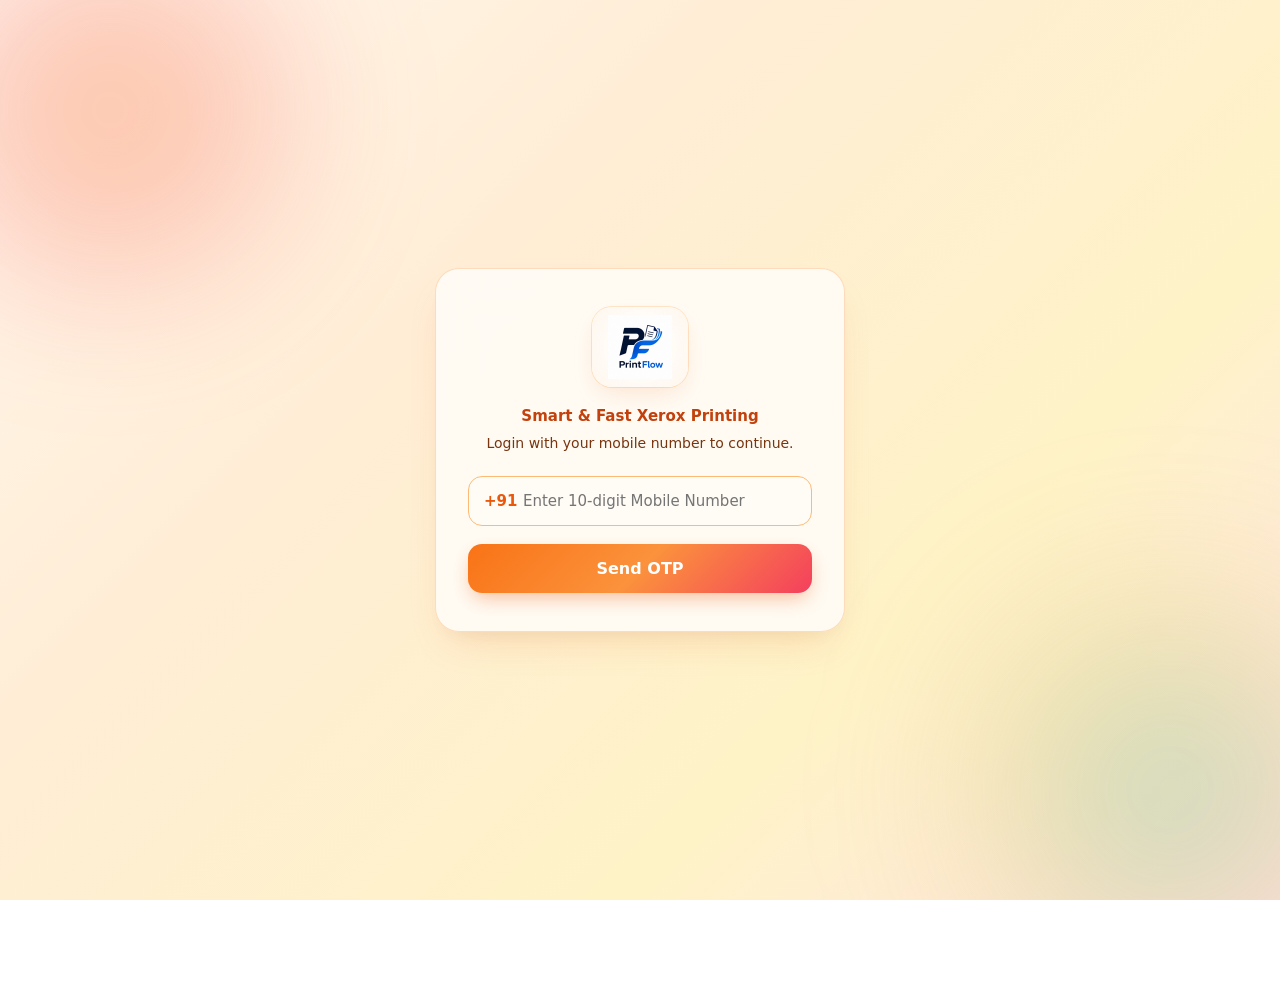
<file: admin.html>
<!DOCTYPE html>
<html lang="en">
<head>
    <script src="auth_guard.js"></script>
    <meta charset="UTF-8">
    <meta name="viewport" content="width=device-width, initial-scale=1.0">
    <title>PrintFlow - Admin Dashboard</title>

    <link rel="stylesheet" href="style.css">
    <style>
        html {
            overflow-x: hidden;
        }

        body {
            background: linear-gradient(135deg, #fff7ed 0%, #ffedd5 50%, #fef3c7 100%);
            min-height: 100vh;
            padding: 24px 16px;
        }

        .admin-wrapper {
            max-width: 1100px;
            width: 100%;
            min-width: 0;
            margin: 0 auto;
        }

        body.admin-locked .admin-wrapper {
            display: none;
        }

        .admin-lock {
            width: min(420px, 100%);
            margin: 12vh auto 0;
            padding: 32px 26px;
            background: rgba(255, 255, 255, 0.92);
            border: 1px solid rgba(254, 215, 170, 0.8);
            border-radius: 20px;
            box-shadow: 0 16px 35px rgba(124, 45, 18, 0.12);
            text-align: center;
        }

        body:not(.admin-locked) .admin-lock {
            display: none;
        }

        .admin-lock-icon {
            font-size: 42px;
            margin-bottom: 12px;
        }

        .admin-lock h1 {
            margin: 0 0 8px;
            color: #7c2d12;
            font-size: 24px;
        }

        .admin-lock p {
            margin: 0 0 20px;
            color: #78350f;
            font-size: 14px;
        }

        .admin-lock input {
            width: 100%;
            margin-bottom: 12px;
        }

        .access-code-field {
            position: relative;
        }

        .access-code-field input {
            padding-right: 82px;
        }

        .toggle-code-btn {
            position: absolute;
            right: 8px;
            top: 7px;
            width: auto;
            padding: 8px 9px;
            background: transparent;
            color: #c2410c;
            box-shadow: none;
            font-size: 12px;
        }

        .toggle-code-btn:hover,
        .toggle-code-btn:active {
            background: #fff7ed;
            color: #9a3412;
            box-shadow: none;
            transform: none;
        }

        .admin-lock-error {
            min-height: 20px;
            margin: 10px 0 0 !important;
            color: #dc2626 !important;
            font-size: 13px !important;
            font-weight: 700;
        }

        .lock-portal-btn {
            width: auto;
            padding: 10px 14px;
            background: #fff1f2;
            color: #be123c;
            box-shadow: none;
            font-size: 13px;
        }

        .lock-portal-btn:hover {
            background: #ffe4e6;
            color: #9f1239;
            box-shadow: none;
        }

        .admin-header {
            display: flex;
            justify-content: space-between;
            align-items: center;
            background: rgba(255, 255, 255, 0.85);
            backdrop-filter: blur(12px);
            padding: 20px 28px;
            border-radius: 20px;
            border: 1px solid rgba(254, 215, 170, 0.6);
            box-shadow: 0 10px 25px -5px rgba(234, 88, 12, 0.1);
            margin-bottom: 24px;
        }

        .admin-title {
            display: flex;
            align-items: center;
            gap: 12px;
        }

        .admin-title h1 {
            font-size: 24px;
            color: #7c2d12;
            margin: 0;
        }

        .stats-grid {
            display: grid;
            grid-template-columns: repeat(auto-fit, minmax(220px, 1fr));
            gap: 18px;
            margin-bottom: 24px;
        }

        .stat-card {
            background: #ffffff;
            padding: 20px;
            border-radius: 18px;
            border: 1.5px solid #fed7aa;
            box-shadow: 0 4px 14px rgba(234, 88, 12, 0.06);
            display: flex;
            align-items: center;
            gap: 16px;
        }

        .stat-icon {
            width: 48px;
            height: 48px;
            border-radius: 14px;
            background: #ffedd5;
            display: flex;
            align-items: center;
            justify-content: center;
            font-size: 24px;
        }

        .stat-info h4 {
            margin: 0;
            font-size: 13px;
            color: #78350f;
            text-transform: uppercase;
            letter-spacing: 0.5px;
        }

        .stat-info p {
            margin: 4px 0 0 0;
            font-size: 24px;
            font-weight: 800;
            color: #ea580c;
        }

        .orders-panel {
            background: #ffffff;
            border-radius: 20px;
            border: 1.5px solid #fed7aa;
            box-shadow: 0 10px 30px rgba(234, 88, 12, 0.08);
            padding: 24px;
            min-width: 0;
        }

        .panel-toolbar {
            display: flex;
            justify-content: space-between;
            align-items: center;
            margin-bottom: 20px;
            gap: 16px;
            flex-wrap: wrap;
        }

        .search-box {
            padding: 10px 16px;
            border-radius: 12px;
            border: 1.5px solid #fed7aa;
            outline: none;
            font-size: 14px;
            width: 260px;
        }

        .search-box:focus {
            border-color: #ea580c;
        }

        .admin-table {
            width: 100%;
            border-collapse: collapse;
            text-align: left;
        }

        .admin-table th {
            background: #fff7ed;
            padding: 14px 16px;
            font-size: 13px;
            font-weight: 700;
            color: #7c2d12;
            border-bottom: 2px solid #fed7aa;
        }

        .admin-table td {
            padding: 16px;
            border-bottom: 1px solid #ffedd5;
            font-size: 14px;
            color: #334155;
        }

        .admin-file-name {
            display: inline-block;
            max-width: 220px;
            overflow-wrap: anywhere;
        }

        .badge-pending {
            background: #fef3c7;
            color: #d97706;
            padding: 4px 10px;
            border-radius: 20px;
            font-size: 12px;
            font-weight: 700;
        }

        .badge-completed {
            background: #dcfce7;
            color: #16a34a;
            padding: 4px 10px;
            border-radius: 20px;
            font-size: 12px;
            font-weight: 700;
        }

        .action-btn-row {
            display: flex;
            gap: 8px;
        }

        .btn-print {
            background: #ea580c;
            color: #ffffff;
            border: none;
            padding: 6px 12px;
            border-radius: 8px;
            cursor: pointer;
            font-size: 12px;
            font-weight: 700;
        }

        .btn-download {
            background: #0284c7;
            color: #ffffff;
            border: none;
            padding: 6px 12px;
            border-radius: 8px;
            cursor: pointer;
            font-size: 12px;
            font-weight: 700;
            text-decoration: none;
        }

        .btn-complete {
            background: #16a34a;
            color: #ffffff;
            border: none;
            padding: 6px 12px;
            border-radius: 8px;
            cursor: pointer;
            font-size: 12px;
            font-weight: 700;
        }

        .table-scroll {
            overflow-x: auto;
            -webkit-overflow-scrolling: touch;
            min-width: 0;
        }

        @media (max-width: 700px) {
            body {
                padding: 12px 10px;
            }

            .admin-header {
                align-items: stretch;
                flex-direction: column;
                gap: 16px;
                padding: 18px;
                border-radius: 16px;
            }

            .admin-title h1 {
                font-size: 21px;
            }

            .admin-header .secondary-btn {
                width: 100% !important;
            }

            .stats-grid {
                grid-template-columns: repeat(2, minmax(0, 1fr));
                gap: 10px;
                margin-bottom: 14px;
            }

            .stat-card {
                min-width: 0;
                padding: 14px 12px;
                gap: 10px;
                border-radius: 14px;
            }

            .stat-icon {
                width: 38px;
                height: 38px;
                flex: 0 0 38px;
                font-size: 19px;
                border-radius: 11px;
            }

            .stat-info h4 {
                font-size: 10px;
                letter-spacing: 0;
            }

            .stat-info p {
                font-size: 20px;
            }

            .orders-panel {
                padding: 14px;
                border-radius: 16px;
            }

            .panel-toolbar {
                align-items: stretch;
                flex-direction: column;
                gap: 12px;
                margin-bottom: 14px;
            }

            .search-box {
                width: 100%;
                min-height: 44px;
                margin-bottom: 0;
            }

            .admin-table {
                min-width: 850px;
            }

            .admin-table th,
            .admin-table td {
                padding: 12px 10px;
            }

            .action-btn-row {
                flex-wrap: wrap;
                min-width: 170px;
            }

            .btn-print,
            .btn-download,
            .btn-complete {
                min-height: 36px;
                padding: 8px 10px;
            }
        }

        @media (min-width: 701px) and (max-width: 960px) {
            body {
                padding: 18px 14px;
            }

            .admin-header {
                padding: 18px 20px;
            }

            .orders-panel {
                padding: 18px;
            }

            .admin-table {
                min-width: 850px;
            }
        }

        /* Modern operations palette */
        body {
            background: linear-gradient(135deg, #e0f2fe 0%, #f8fafc 48%, #ecfccb 100%);
            color: #172033;
        }

        .admin-lock,
        .admin-header,
        .orders-panel,
        .stat-card {
            border-color: #cbd5e1;
            box-shadow: 0 14px 30px rgba(30, 41, 59, 0.1);
        }

        .admin-lock,
        .admin-header,
        .orders-panel {
            background: rgba(255, 255, 255, 0.94);
        }

        .admin-lock h1,
        .admin-title h1,
        .panel-toolbar h3 {
            color: #172554 !important;
        }

        .admin-lock p,
        .admin-title p,
        .stat-info h4 {
            color: #475569 !important;
        }

        .admin-lock-icon,
        .stat-icon {
            background: #e0f2fe;
        }

        .stat-info p {
            color: #0369a1;
        }

        .orders-panel {
            border-top: 4px solid #0f766e;
        }

        .admin-table th {
            background: #f0fdfa;
            color: #115e59;
            border-bottom-color: #99f6e4;
        }

        .admin-table td {
            border-bottom-color: #e2e8f0;
        }

        .search-box {
            border-color: #cbd5e1;
            background: #f8fafc;
        }

        .search-box:focus {
            border-color: #0f766e;
            box-shadow: 0 0 0 4px rgba(20, 184, 166, 0.14);
        }

        .lock-portal-btn {
            background: #fff1f2;
            color: #be123c;
        }
    </style>
</head>
<body class="admin-locked">

<section class="admin-lock" aria-labelledby="adminLockTitle">
    <div class="brand-header" style="margin-bottom: 12px;">
        <div class="brand-logo-wrapper">
            <img src="logo.png" alt="PrintFlow Logo" class="brand-logo-img">
        </div>
    </div>
    <h1 id="adminLockTitle">Admin Portal Locked</h1>
    <p>Enter the admin access code to view the print queue.</p>
    <form id="adminLockForm">
        <div class="access-code-field">
            <input type="password" id="adminAccessCode" placeholder="Admin access code" autocomplete="current-password" required>
            <button type="button" id="toggleCodeBtn" class="toggle-code-btn" aria-label="Show access code">Show</button>
        </div>
        <button type="submit">Unlock Portal</button>
    </form>
    <p id="adminLockError" class="admin-lock-error" role="alert"></p>
</section>

<div class="admin-wrapper">

    <!-- Header -->
    <div class="admin-header">
        <div class="admin-title">
            <img src="logo.png" alt="PrintFlow Logo" class="brand-logo-img" style="height: 48px; width: auto; object-fit: contain;">
            <div>
                <h1>PrintFlow Admin</h1>
                <p style="margin: 0; font-size: 13px; color: #78350f; font-weight: 600;">Shop Counter Operations</p>
            </div>
        </div>

            <div style="display: flex; align-items: center; gap: 10px; flex-wrap: wrap; justify-content: flex-end;">
                <span id="agentStatusBadge" style="padding: 6px 14px; border-radius: 20px; font-size: 12px; font-weight: 700; background: #fee2e2; color: #dc2626;">● Agent Offline</span>
                <button type="button" id="testPrintBtn" style="width: auto; padding: 10px 14px; background: #f0fdf4; color: #15803d; border: 1px solid #bbf7d0; border-radius: 12px; font-size: 13px; font-weight: 700; cursor: pointer;">
                    🖨️ Test Print
                </button>
                <button type="button" id="lockPortalBtn" class="lock-portal-btn">
                    🔒 Lock Portal
                </button>
                <button type="button" id="refreshOrdersBtn" class="secondary-btn" style="width: auto; padding: 10px 18px;">
                    🔄 Refresh Queue
                </button>
            </div>
    </div>

    <!-- Stats Cards -->
    <div class="stats-grid">
        <div class="stat-card">
            <div class="stat-icon">💰</div>
            <div class="stat-info">
                <h4>Today's Earnings</h4>
                <p id="totalEarnings">₹0</p>
            </div>
        </div>
        <div class="stat-card">
            <div class="stat-icon">🖨️</div>
            <div class="stat-info">
                <h4>Total Orders</h4>
                <p id="totalOrdersCount">0</p>
            </div>
        </div>
        <div class="stat-card">
            <div class="stat-icon">📄</div>
            <div class="stat-info">
                <h4>Pages Printed</h4>
                <p id="totalPagesPrinted">0</p>
            </div>
        </div>
        <div class="stat-card">
            <div class="stat-icon">⏳</div>
            <div class="stat-info">
                <h4>Pending Queue</h4>
                <p id="pendingOrdersCount">0</p>
            </div>
        </div>
        <div class="stat-card">
            <div class="stat-icon">⚙️</div>
            <div class="stat-info"><h4>Printing</h4><p id="printingOrdersCount">0</p></div>
        </div>
        <div class="stat-card">
            <div class="stat-icon">✅</div>
            <div class="stat-info"><h4>Completed</h4><p id="completedOrdersCount">0</p></div>
        </div>
        <div class="stat-card">
            <div class="stat-icon">⚠️</div>
            <div class="stat-info"><h4>Failed</h4><p id="failedOrdersCount">0</p></div>
        </div>
        <div class="stat-card">
            <div class="stat-icon">📊</div>
            <div class="stat-info"><h4>Color Pages</h4><p id="colorPagesCount">0</p></div>
        </div>
        <div class="stat-card">
            <div class="stat-icon">📅</div>
            <div class="stat-info"><h4>Month Revenue</h4><p id="monthRevenue">₹0</p></div>
        </div>
    </div>

    <!-- Connected Printers & Intelligent Routing Status -->
    <div style="background: rgba(255, 255, 255, 0.94); border: 1.5px solid #cbd5e1; border-radius: 16px; padding: 18px; margin-bottom: 20px; box-shadow: 0 10px 24px rgba(30, 41, 59, 0.08);">
        <div style="display: flex; align-items: center; justify-content: space-between; flex-wrap: wrap; gap: 12px; margin-bottom: 12px;">
            <div style="display: flex; align-items: center; gap: 10px;">
                <span style="font-size: 22px;">🖨️</span>
                <div>
                    <h3 style="margin: 0; font-size: 16px; color: #172554;">Connected Printers & Intelligent Routing</h3>
                    <p style="margin: 2px 0 0; font-size: 12px; color: #475569;">Automatically routes B&W and Color print jobs to target printers</p>
                </div>
            </div>
            <button type="button" id="refreshPrintersBtn" style="width: auto; padding: 6px 14px; background: #e0f2fe; color: #0369a1; border: 1px solid #bae6fd; border-radius: 10px; font-size: 12px; font-weight: 700; cursor: pointer;">
                🔄 Detect Printers
            </button>
        </div>
        <div id="printersListContainer" style="display: grid; grid-template-columns: repeat(auto-fit, minmax(240px, 1fr)); gap: 12px; font-size: 13px;">
            <div style="background: #f8fafc; padding: 12px; border-radius: 10px; border: 1px solid #e2e8f0;">
                <strong style="color: #0f766e;">⬛ Black & White Printer:</strong>
                <p id="bwPrinterName" style="margin: 4px 0 0; font-weight: 600; color: #334155;">Detecting...</p>
            </div>
            <div style="background: #f8fafc; padding: 12px; border-radius: 10px; border: 1px solid #e2e8f0;">
                <strong style="color: #ea580c;">🎨 Color Printer:</strong>
                <p id="colorPrinterName" style="margin: 4px 0 0; font-weight: 600; color: #334155;">Detecting...</p>
            </div>
        </div>
    </div>

    <!-- Orders Table Panel -->
    <div class="orders-panel">
        <div class="panel-toolbar">
            <h3 style="margin: 0; font-size: 18px; color: #7c2d12;">Live Print Queue</h3>

            <input type="text" id="adminSearchInput" class="search-box" placeholder="Search by mobile or file name...">
        </div>

        <div class="table-scroll">
            <table class="admin-table">
                <thead>
                    <tr>
                        <th>Order ID</th>
                        <th>Customer</th>
                        <th>File Name</th>
                        <th>Copies & Side</th>
                        <th>Amount</th>
                        <th>Status</th>
                        <th>Actions</th>
                    </tr>
                </thead>
                <tbody id="adminOrdersTableBody">
                    <tr>
                        <td colspan="7" style="text-align: center; padding: 30px; color: #94a3b8;">
                            Loading live print orders...
                        </td>
                    </tr>
                </tbody>
            </table>
        </div>
    </div>

    <footer class="app-footer">
        <div class="footer-links">
            <a href="privacy-policy.html" class="footer-link">Privacy Policy</a>
            <span class="footer-divider">|</span>
            <a href="terms.html" class="footer-link">Terms &amp; Conditions</a>
            <span class="footer-divider">|</span>
            <a href="refund-policy.html" class="footer-link">Refund Policy</a>
            <span class="footer-divider">|</span>
            <a href="mailto:printflowindia@gmail.com" class="footer-link">Contact Support</a>
        </div>
        <div class="footer-copyright">
            &copy; 2026 PrintFlow. All rights reserved.
        </div>
    </footer>

</div>

<script src="script.js?v=20260909-stabilization-v4"></script>

</body>
</html>
</file>
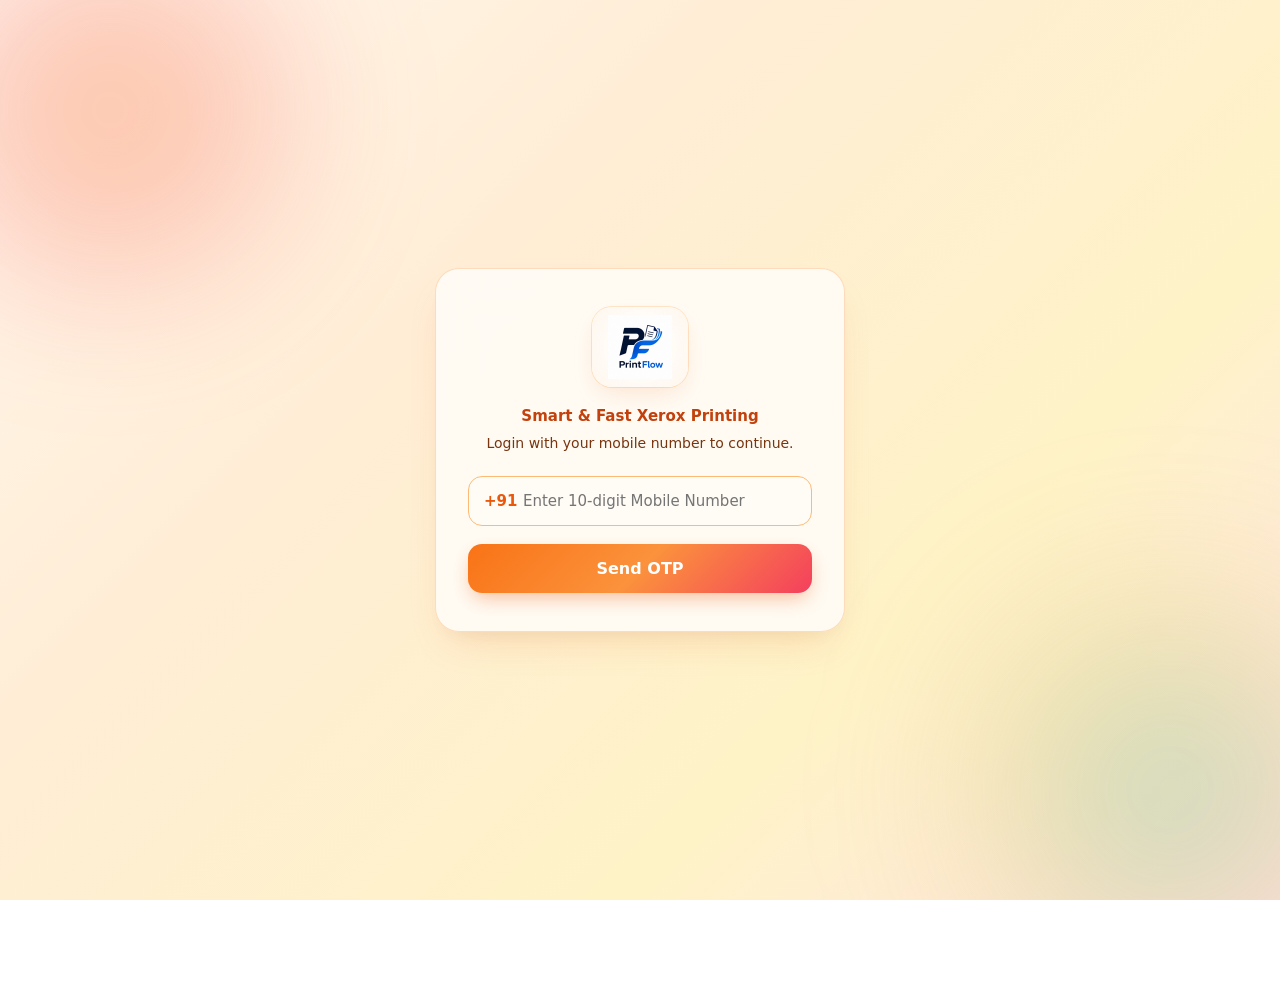
<file: login.html>
<!DOCTYPE html>
<html lang="en">

<head>
    <script src="auth_guard.js"></script>
    <meta charset="UTF-8">
    <meta name="viewport" content="width=device-width, initial-scale=1.0">

    <title>PrintFlow - Login</title>

    <link rel="stylesheet" href="style.css">
</head>

<body>

    <div class="container">

        <div class="brand-header">
            <div class="brand-logo-wrapper">
                <img src="logo.png" alt="PrintFlow Logo" class="brand-logo-img">
            </div>
        </div>

        <p class="subtitle">Smart & Fast Xerox Printing</p>

        <p class="description">Login with your mobile number to continue.</p>

        <!-- MOBILE LOGIN -->
        <form id="mobileForm">

            <div id="mobileSection">

                <div class="phone-input-wrapper" style="position: relative; display: flex; align-items: center; margin-bottom: 18px;">
                    <span style="position: absolute; left: 16px; font-weight: 700; color: #ea580c; font-size: 15px; pointer-events: none;">+91</span>
                    <input
                        type="tel"
                        id="mobileNumber"
                        name="mobileNumber"
                        placeholder="Enter 10-digit Mobile Number"
                        maxlength="10"
                        inputmode="numeric"
                        autocomplete="tel"
                        enterkeyhint="go"
                        style="padding-left: 54px !important; margin-bottom: 0 !important;"
                    >
                </div>

                <button
                    type="button"
                    id="sendOtpBtn"
                    style="cursor: pointer; pointer-events: auto;"
                >
                    Send OTP
                </button>

                <div
                    id="sendOtpSuccessMsg"
                    class="success-text-anim"
                    style="
                        display:none;
                        margin-top:10px;
                        font-size:14px;
                        color:#16a34a;
                    "
                >
                    ✓ OTP sent successfully
                </div>

            </div>

        </form>


        <!-- OTP SECTION -->
        <div id="otpSection" style="display:none;">

            <p class="otp-sent-text">
                Enter 4-digit OTP sent to your phone
            </p>

            <form id="otpForm">

                <div
                    class="otp-box-container"
                    id="otpBoxContainer"
                >

                    <input
                        type="text"
                        class="otp-box"
                        maxlength="1"
                        inputmode="numeric"
                        pattern="[0-9]*"
                        autocomplete="one-time-code"
                        enterkeyhint="done"
                    >

                    <input
                        type="text"
                        class="otp-box"
                        maxlength="1"
                        inputmode="numeric"
                        pattern="[0-9]*"
                        enterkeyhint="done"
                    >

                    <input
                        type="text"
                        class="otp-box"
                        maxlength="1"
                        inputmode="numeric"
                        pattern="[0-9]*"
                        enterkeyhint="done"
                    >

                    <input
                        type="text"
                        class="otp-box"
                        maxlength="1"
                        inputmode="numeric"
                        pattern="[0-9]*"
                        enterkeyhint="done"
                    >

                </div>


                <!-- ERROR -->
                <div
                    id="otpErrorMsg"
                    class="otp-error-msg"
                    style="display:none;"
                >
                    Invalid OTP. Please try again.
                </div>


                <!-- HIDDEN OTP -->
                <input
                    type="hidden"
                    id="otpInput"
                    maxlength="4"
                >


                <!-- VERIFY -->
                <button
                    type="submit"
                    id="verifyOtpBtn"
                    style="cursor:pointer; pointer-events:auto;"
                >
                    Verify OTP
                </button>

            </form>


            <!-- RESEND -->
            <div class="resend-container">

                <span id="resendTimer">
                    Resend OTP in 30s
                </span>

                <button
                    type="button"
                    id="resendBtn"
                    class="resend-btn"
                    style="display:none;"
                >
                    Resend OTP
                </button>

            </div>


            <!-- RESEND SUCCESS -->
            <div
                id="resendSuccessMsg"
                class="success-text-anim"
                style="
                    display:none;
                    margin-top:10px;
                    font-size:14px;
                    color:#16a34a;
                    text-align:center;
                "
            >
                ✓ OTP resent successfully
            </div>

        <footer class="app-footer">
            <div class="footer-links">
                <a href="privacy-policy.html" class="footer-link">Privacy Policy</a>
                <span class="footer-divider">|</span>
                <a href="terms.html" class="footer-link">Terms &amp; Conditions</a>
                <span class="footer-divider">|</span>
                <a href="refund-policy.html" class="footer-link">Refund Policy</a>
                <span class="footer-divider">|</span>
                <a href="mailto:printflowindia@gmail.com" class="footer-link">Contact Support</a>
            </div>
            <div class="footer-copyright">
                &copy; 2026 PrintFlow. All rights reserved.
            </div>
        </footer>

    </div>


    <!-- MSG91 CONFIGURATION -->
    <script>

        window.msg91Ready = false;

        var configuration = {

            widgetId: "36686b654e49383431323836",

            /*
             * IMPORTANT:
             * Keep your existing MSG91 tokenAuth here.
             */
            tokenAuth: "559394TpZLWk3u6a854b09P1",

            exposeMethods: true,

            success: function (data) {
                console.log(
                    "MSG91 Success Callback:",
                    data
                );
            },

            failure: function (error) {
                console.error(
                    "MSG91 Failure Callback:",
                    error
                );
            }

        };


        function onMsg91Loaded() {

            console.log("MSG91 SDK loaded");

            if (typeof initSendOTP === "function") {

                try {

                    initSendOTP(configuration);

                    console.log(
                        "MSG91 initialization started"
                    );

                } catch (error) {

                    console.error(
                        "MSG91 initialization error:",
                        error
                    );

                }

            } else {

                console.error(
                    "initSendOTP function not found"
                );

            }


            /*
             * Wait until MSG91 exposes
             * sendOtp / verifyOtp / retryOtp
             */
            var checkTimer = setInterval(function () {

                if (
                    typeof window.sendOtp === "function"
                ) {

                    clearInterval(checkTimer);

                    window.msg91Ready = true;

                    console.log(
                        "MSG91 OTP methods are ready"
                    );

                    window.dispatchEvent(
                        new Event("msg91-ready")
                    );

                }

            }, 100);


            /*
             * Stop checking after 15 seconds
             */
            setTimeout(function () {

                clearInterval(checkTimer);

                if (!window.msg91Ready) {

                    console.error(
                        "MSG91 OTP service did not become ready"
                    );

                }

            }, 15000);

        }

    </script>


    <!-- MSG91 SDK -->
    <script
        type="text/javascript"
        src="https://verify.msg91.com/otp-provider.js"
        onload="onMsg91Loaded()"
        onerror="console.error('MSG91 SDK failed to load')"
    ></script>


    <!-- YOUR LOGIN JS -->
    <script src="login.js"></script>


    <!-- EXTRA SAFETY CHECK -->
    <script>

        document.addEventListener(
            "DOMContentLoaded",
            function () {

                const button =
                    document.getElementById("sendOtpBtn");

                if (button) {

                    button.disabled = false;

                    button.style.pointerEvents =
                        "auto";

                    button.style.cursor =
                        "pointer";

                    console.log(
                        "Send OTP button is ready"
                    );

                }

            }
        );

    </script>

</body>

</html>
</file>
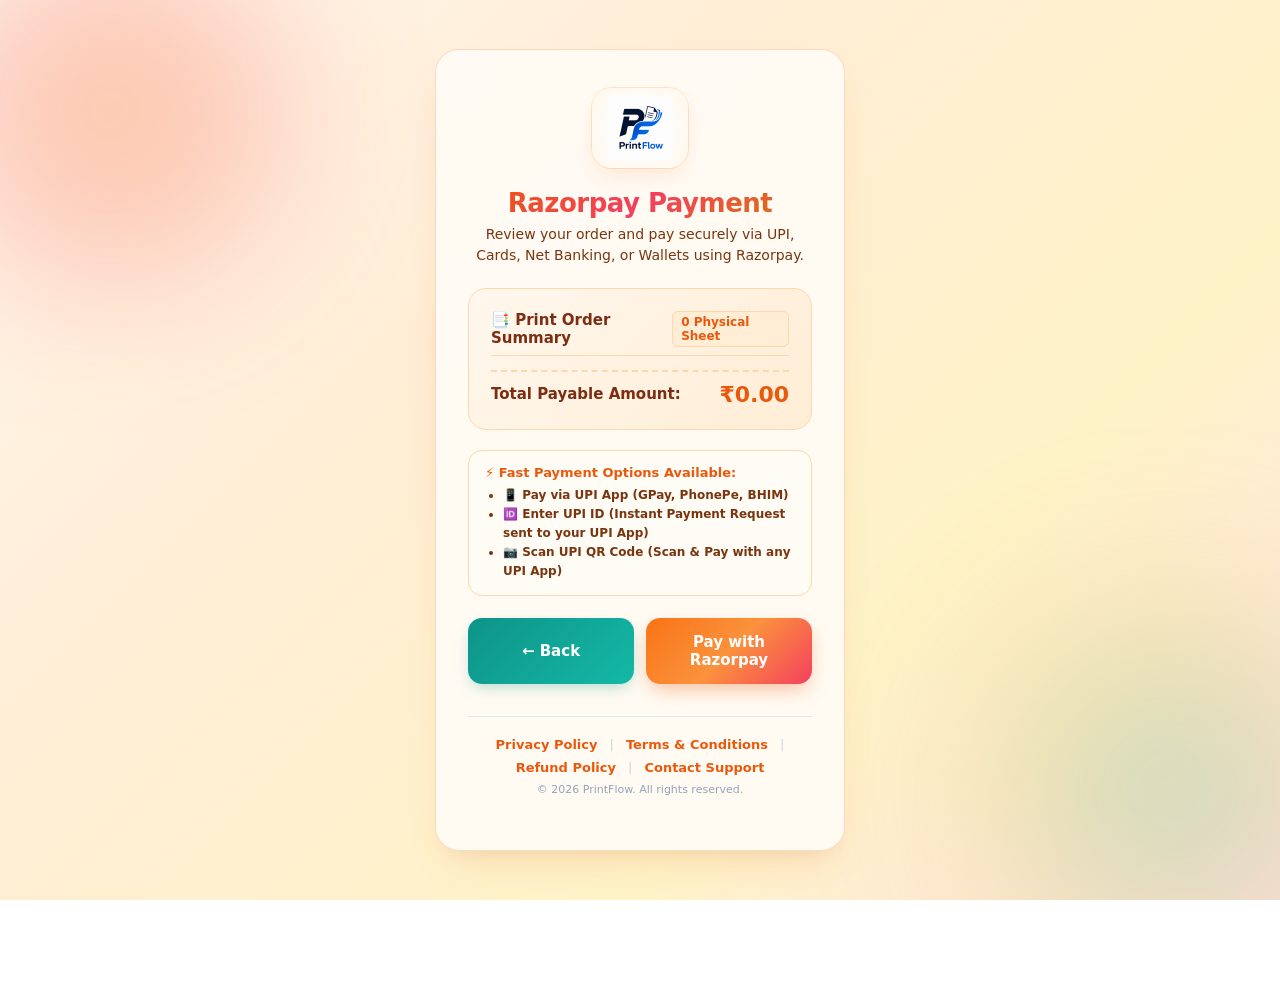
<file: payment.html>
<!DOCTYPE html>
<html lang="en">
<head>
    <meta charset="UTF-8">
    <meta name="viewport" content="width=device-width, initial-scale=1.0">
    <title>Razorpay Payment - PrintFlow</title>

    <link rel="preconnect" href="https://checkout.razorpay.com">
    <link rel="preconnect" href="https://api.razorpay.com">
    <link rel="stylesheet" href="style.css">
</head>
<body>

<div class="container">

    <div class="brand-header">
        <div class="brand-logo-wrapper">
            <img src="logo.png" alt="PrintFlow Logo" class="brand-logo-img">
        </div>
    </div>

    <h1>Razorpay Payment</h1>

    <p class="description">
        Review your order and pay securely via UPI, Cards, Net Banking, or Wallets using Razorpay.
    </p>

    <div class="summary" id="orderSummaryContainer" style="text-align: left;">
        <div style="display: flex; justify-content: space-between; align-items: center; border-bottom: 1.5px solid #fed7aa; padding-bottom: 8px; margin-bottom: 12px;">
            <h3 style="margin: 0; font-size: 15px; color: #7c2d12; font-weight: 800;">📑 Print Order Summary</h3>
            <span id="paymentTotalSheetsBadge" style="font-size: 12px; background: #ffedd5; color: #ea580c; padding: 3px 8px; border-radius: 6px; font-weight: 800; border: 1px solid #fed7aa;">
                1 Physical Sheet
            </span>
        </div>

        <!-- Rendered dynamically for every file -->
        <div id="paymentFileList" class="payment-file-list">
            <!-- Populated by script.js -->
        </div>

        <div style="margin-top: 14px; padding-top: 10px; border-top: 2px dashed #fed7aa; display: flex; justify-content: space-between; align-items: center;">
            <span style="font-weight: 800; font-size: 15px; color: #7c2d12;">Total Payable Amount:</span>
            <strong id="paymentAmount" style="font-size: 22px; color: #ea580c; font-weight: 900;">₹2.00</strong>
        </div>
    </div>

    <!-- Direct UPI & QR Code Guidance Box -->
    <div style="background: #fffbf5; padding: 14px 16px; border-radius: 14px; border: 1.5px solid #fed7aa; margin-top: 16px; text-align: left;">
        <p style="font-size: 13px; font-weight: 700; color: #ea580c; margin-bottom: 6px;">
            ⚡ Fast Payment Options Available:
        </p>
        <ul style="margin: 0; padding-left: 18px; font-size: 12px; color: #78350f; font-weight: 600; line-height: 1.6;">
            <li>📱 <strong>Pay via UPI App</strong> (GPay, PhonePe, BHIM)</li>
            <li>🆔 <strong>Enter UPI ID</strong> (Instant Payment Request sent to your UPI App)</li>
            <li>📷 <strong>Scan UPI QR Code</strong> (Scan & Pay with any UPI App)</li>
        </ul>
    </div>

    <div class="button-row" style="margin-top: 22px;">
        <button type="button" id="paymentBackBtn" class="secondary-btn">← Back</button>
        <button type="button" id="payBtn">Pay with Razorpay</button>
    </div>

    <footer class="app-footer">
        <div class="footer-links">
            <a href="privacy-policy.html" class="footer-link">Privacy Policy</a>
            <span class="footer-divider">|</span>
            <a href="terms.html" class="footer-link">Terms &amp; Conditions</a>
            <span class="footer-divider">|</span>
            <a href="refund-policy.html" class="footer-link">Refund Policy</a>
            <span class="footer-divider">|</span>
            <a href="mailto:printflowindia@gmail.com" class="footer-link">Contact Support</a>
        </div>
        <div class="footer-copyright">
            &copy; 2026 PrintFlow. All rights reserved.
        </div>
    </footer>

</div>

<!-- Animated Payment Failed Custom Modal Overlay -->
<div id="failedModalOverlay" class="failed-modal-overlay" role="dialog" aria-modal="true">
    <div class="failed-modal-card">
        <div class="failed-icon-badge">
            <svg viewBox="0 0 24 24">
                <line x1="18" y1="6" x2="6" y2="18"></line>
                <line x1="6" y1="6" x2="18" y2="18"></line>
            </svg>
        </div>
        <h2 id="failedModalTitle" class="failed-modal-title">Payment Failed</h2>
        <p id="failedModalDesc" class="failed-modal-desc">
            Your payment didn't go through due to a temporary issue. Any debited amount will be refunded in 4-5 business days.
        </p>
        <div class="failed-modal-actions">
            <button type="button" id="failedModalCloseBtn" class="failed-close-btn">Dismiss</button>
            <button type="button" id="failedModalRetryBtn" class="failed-retry-btn">Try Again 🔄</button>
        </div>
    </div>
</div>

<!-- Animated Payment Success Custom Modal Overlay -->
<div id="successModalOverlay" class="failed-modal-overlay" role="dialog" aria-modal="true">
    <div class="failed-modal-card" style="box-shadow: 0 25px 50px -12px rgba(22, 163, 74, 0.35), 0 0 0 1px rgba(34, 197, 94, 0.2);">
        <div class="merged-success-badge" style="width: 80px; height: 80px; margin: 0 auto 16px;">
            <svg class="checkmark-svg" style="width: 44px; height: 44px;" viewBox="0 0 24 24">
                <polyline points="20 6 9 17 4 12"></polyline>
            </svg>
        </div>
        <h2 id="successModalTitle" class="failed-modal-title" style="color: #15803d; margin-bottom: 8px;">Payment Successful!</h2>
        <p id="successModalDesc" class="failed-modal-desc" style="color: #166534; font-weight: 600; margin-bottom: 14px;">
            ✓ Payment verified. Your document is queued for printing.
        </p>
        <div class="success-text-anim" style="font-size: 13px; color: #15803d;">
            Connecting to print queue...
        </div>
    </div>
</div>

<!-- Razorpay Checkout JS SDK -->
<script src="https://checkout.razorpay.com/v1/checkout.js"></script>

<script src="script.js?v=20260930-storage-fix-v1"></script>

</body>
</html>
</file>
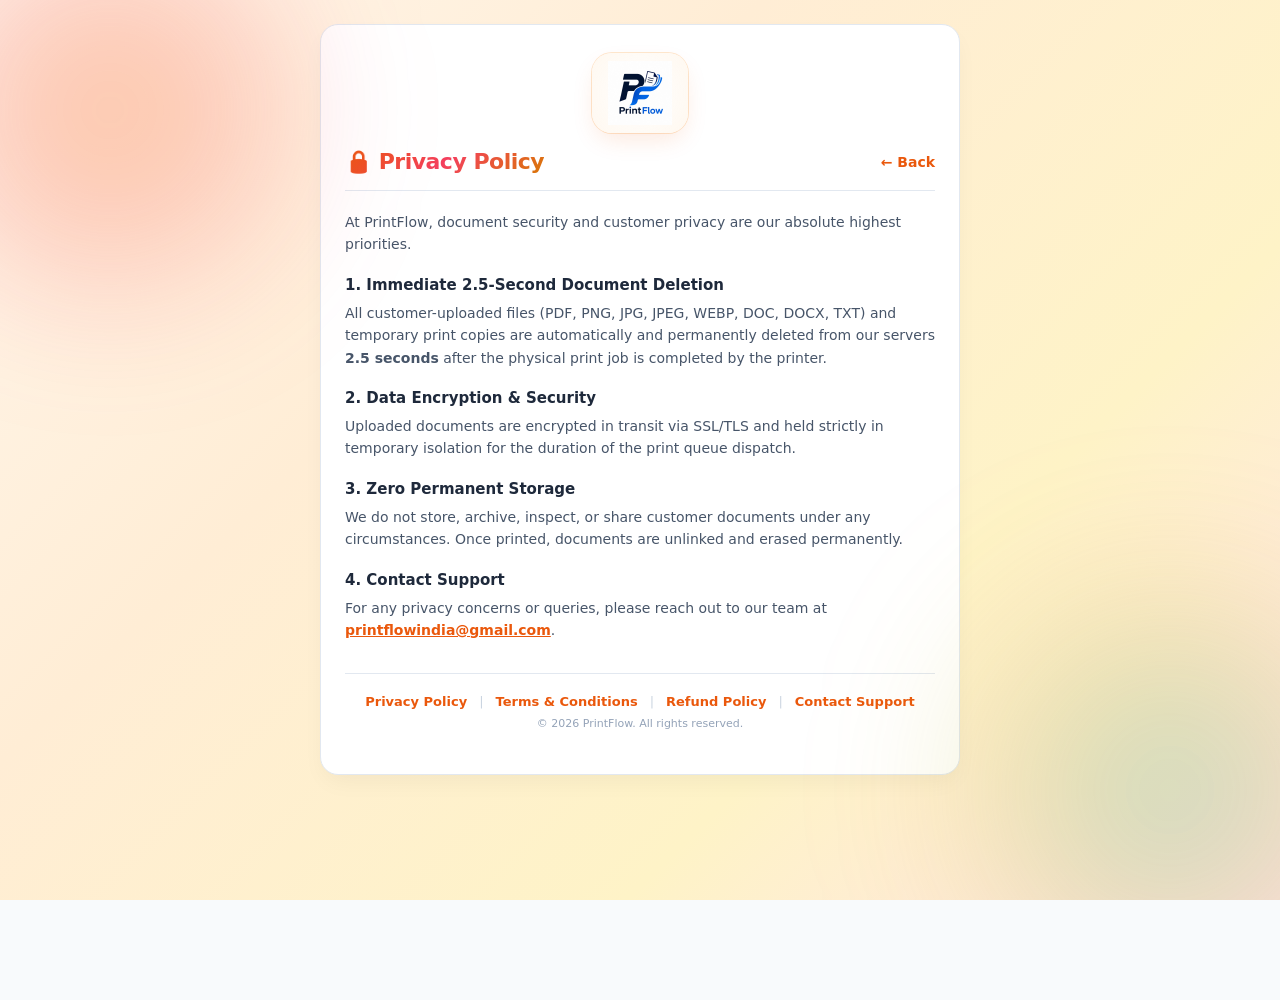
<file: privacy-policy.html>
<!DOCTYPE html>
<html lang="en">
<head>
    <script src="auth_guard.js"></script>
    <meta charset="UTF-8">
    <meta name="viewport" content="width=device-width, initial-scale=1.0">
    <title>Privacy Policy - PrintFlow</title>
    <link rel="stylesheet" href="style.css">
    <style>
        body {
            background-color: #f8fafc;
            min-height: 100vh;
            display: flex;
            flex-direction: column;
            align-items: center;
            justify-content: flex-start;
            padding: 24px 16px;
        }
        .policy-card {
            background: #ffffff;
            border-radius: 18px;
            padding: 28px 24px;
            max-width: 640px;
            width: 100%;
            box-sizing: border-box;
            box-shadow: 0 10px 25px -5px rgba(0, 0, 0, 0.05);
            border: 1px solid #e2e8f0;
        }
        .policy-header {
            display: flex;
            align-items: center;
            justify-content: space-between;
            margin-bottom: 20px;
            padding-bottom: 16px;
            border-bottom: 1px solid #e2e8f0;
        }
        .policy-title {
            font-size: 22px;
            font-weight: 800;
            color: #0f172a;
            margin: 0;
        }
        .back-link {
            color: #ea580c;
            text-decoration: none;
            font-weight: 700;
            font-size: 14px;
        }
        .policy-content h3 {
            font-size: 15px;
            font-weight: 700;
            color: #1e293b;
            margin-top: 20px;
            margin-bottom: 8px;
        }
        .policy-content p {
            font-size: 14px;
            color: #475569;
            line-height: 1.6;
            margin: 0 0 12px;
        }
    </style>
</head>
<body>

<div class="policy-card">
    <div class="brand-header" style="margin-bottom: 16px;">
        <div class="brand-logo-wrapper">
            <img src="logo.png" alt="PrintFlow Logo" class="brand-logo-img">
        </div>
    </div>

    <div class="policy-header">
        <h1 class="policy-title">🔒 Privacy Policy</h1>
        <a href="javascript:history.back()" class="back-link">← Back</a>
    </div>

    <div class="policy-content">
        <p>At PrintFlow, document security and customer privacy are our absolute highest priorities.</p>

        <h3>1. Immediate 2.5-Second Document Deletion</h3>
        <p>All customer-uploaded files (PDF, PNG, JPG, JPEG, WEBP, DOC, DOCX, TXT) and temporary print copies are automatically and permanently deleted from our servers <strong>2.5 seconds</strong> after the physical print job is completed by the printer.</p>

        <h3>2. Data Encryption & Security</h3>
        <p>Uploaded documents are encrypted in transit via SSL/TLS and held strictly in temporary isolation for the duration of the print queue dispatch.</p>

        <h3>3. Zero Permanent Storage</h3>
        <p>We do not store, archive, inspect, or share customer documents under any circumstances. Once printed, documents are unlinked and erased permanently.</p>

        <h3>4. Contact Support</h3>
        <p>For any privacy concerns or queries, please reach out to our team at <a href="mailto:printflowindia@gmail.com" style="color: #ea580c; font-weight: 700;">printflowindia@gmail.com</a>.</p>
    </div>

    <footer class="app-footer">
        <div class="footer-links">
            <a href="privacy-policy.html" class="footer-link">Privacy Policy</a>
            <span class="footer-divider">|</span>
            <a href="terms.html" class="footer-link">Terms &amp; Conditions</a>
            <span class="footer-divider">|</span>
            <a href="refund-policy.html" class="footer-link">Refund Policy</a>
            <span class="footer-divider">|</span>
            <a href="mailto:printflowindia@gmail.com" class="footer-link">Contact Support</a>
        </div>
        <div class="footer-copyright">
            &copy; 2026 PrintFlow. All rights reserved.
        </div>
    </footer>
</div>

</body>
</html>
</file>
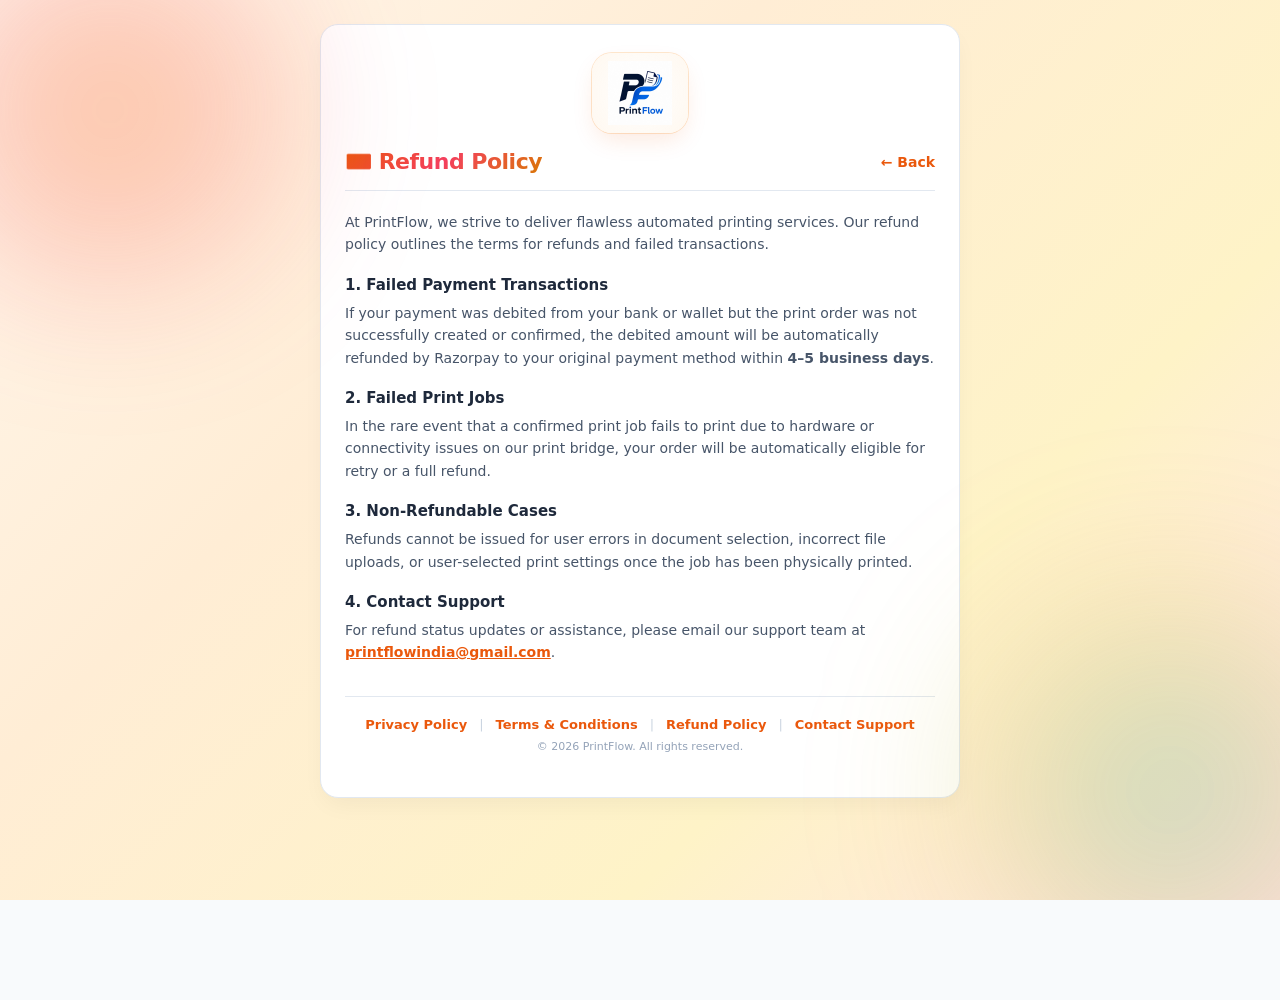
<file: refund-policy.html>
<!DOCTYPE html>
<html lang="en">
<head>
    <script src="auth_guard.js"></script>
    <meta charset="UTF-8">
    <meta name="viewport" content="width=device-width, initial-scale=1.0">
    <title>Refund Policy - PrintFlow</title>
    <link rel="stylesheet" href="style.css">
    <style>
        body {
            background-color: #f8fafc;
            min-height: 100vh;
            display: flex;
            flex-direction: column;
            align-items: center;
            justify-content: flex-start;
            padding: 24px 16px;
        }
        .policy-card {
            background: #ffffff;
            border-radius: 18px;
            padding: 28px 24px;
            max-width: 640px;
            width: 100%;
            box-sizing: border-box;
            box-shadow: 0 10px 25px -5px rgba(0, 0, 0, 0.05);
            border: 1px solid #e2e8f0;
        }
        .policy-header {
            display: flex;
            align-items: center;
            justify-content: space-between;
            margin-bottom: 20px;
            padding-bottom: 16px;
            border-bottom: 1px solid #e2e8f0;
        }
        .policy-title {
            font-size: 22px;
            font-weight: 800;
            color: #0f172a;
            margin: 0;
        }
        .back-link {
            color: #ea580c;
            text-decoration: none;
            font-weight: 700;
            font-size: 14px;
        }
        .policy-content h3 {
            font-size: 15px;
            font-weight: 700;
            color: #1e293b;
            margin-top: 20px;
            margin-bottom: 8px;
        }
        .policy-content p {
            font-size: 14px;
            color: #475569;
            line-height: 1.6;
            margin: 0 0 12px;
        }
    </style>
</head>
<body>

<div class="policy-card">
    <div class="brand-header" style="margin-bottom: 16px;">
        <div class="brand-logo-wrapper">
            <img src="logo.png" alt="PrintFlow Logo" class="brand-logo-img">
        </div>
    </div>

    <div class="policy-header">
        <h1 class="policy-title">💳 Refund Policy</h1>
        <a href="javascript:history.back()" class="back-link">← Back</a>
    </div>

    <div class="policy-content">
        <p>At PrintFlow, we strive to deliver flawless automated printing services. Our refund policy outlines the terms for refunds and failed transactions.</p>

        <h3>1. Failed Payment Transactions</h3>
        <p>If your payment was debited from your bank or wallet but the print order was not successfully created or confirmed, the debited amount will be automatically refunded by Razorpay to your original payment method within <strong>4–5 business days</strong>.</p>

        <h3>2. Failed Print Jobs</h3>
        <p>In the rare event that a confirmed print job fails to print due to hardware or connectivity issues on our print bridge, your order will be automatically eligible for retry or a full refund.</p>

        <h3>3. Non-Refundable Cases</h3>
        <p>Refunds cannot be issued for user errors in document selection, incorrect file uploads, or user-selected print settings once the job has been physically printed.</p>

        <h3>4. Contact Support</h3>
        <p>For refund status updates or assistance, please email our support team at <a href="mailto:printflowindia@gmail.com" style="color: #ea580c; font-weight: 700;">printflowindia@gmail.com</a>.</p>
    </div>

    <footer class="app-footer">
        <div class="footer-links">
            <a href="privacy-policy.html" class="footer-link">Privacy Policy</a>
            <span class="footer-divider">|</span>
            <a href="terms.html" class="footer-link">Terms &amp; Conditions</a>
            <span class="footer-divider">|</span>
            <a href="refund-policy.html" class="footer-link">Refund Policy</a>
            <span class="footer-divider">|</span>
            <a href="mailto:printflowindia@gmail.com" class="footer-link">Contact Support</a>
        </div>
        <div class="footer-copyright">
            &copy; 2026 PrintFlow. All rights reserved.
        </div>
    </footer>
</div>

</body>
</html>
</file>
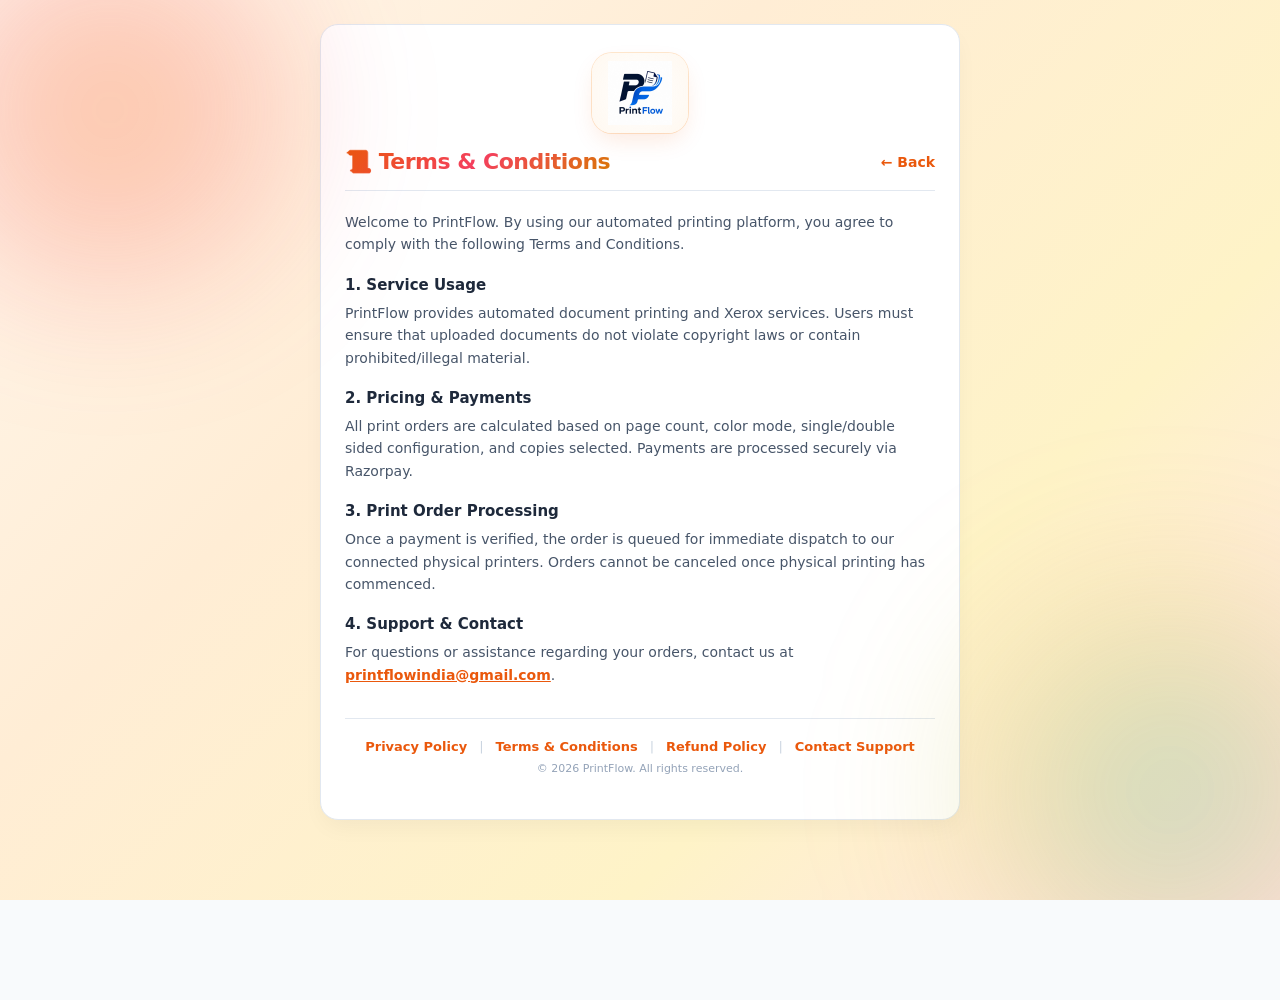
<file: terms.html>
<!DOCTYPE html>
<html lang="en">
<head>
    <script src="auth_guard.js"></script>
    <meta charset="UTF-8">
    <meta name="viewport" content="width=device-width, initial-scale=1.0">
    <title>Terms & Conditions - PrintFlow</title>
    <link rel="stylesheet" href="style.css">
    <style>
        body {
            background-color: #f8fafc;
            min-height: 100vh;
            display: flex;
            flex-direction: column;
            align-items: center;
            justify-content: flex-start;
            padding: 24px 16px;
        }
        .policy-card {
            background: #ffffff;
            border-radius: 18px;
            padding: 28px 24px;
            max-width: 640px;
            width: 100%;
            box-sizing: border-box;
            box-shadow: 0 10px 25px -5px rgba(0, 0, 0, 0.05);
            border: 1px solid #e2e8f0;
        }
        .policy-header {
            display: flex;
            align-items: center;
            justify-content: space-between;
            margin-bottom: 20px;
            padding-bottom: 16px;
            border-bottom: 1px solid #e2e8f0;
        }
        .policy-title {
            font-size: 22px;
            font-weight: 800;
            color: #0f172a;
            margin: 0;
        }
        .back-link {
            color: #ea580c;
            text-decoration: none;
            font-weight: 700;
            font-size: 14px;
        }
        .policy-content h3 {
            font-size: 15px;
            font-weight: 700;
            color: #1e293b;
            margin-top: 20px;
            margin-bottom: 8px;
        }
        .policy-content p {
            font-size: 14px;
            color: #475569;
            line-height: 1.6;
            margin: 0 0 12px;
        }
    </style>
</head>
<body>

<div class="policy-card">
    <div class="brand-header" style="margin-bottom: 16px;">
        <div class="brand-logo-wrapper">
            <img src="logo.png" alt="PrintFlow Logo" class="brand-logo-img">
        </div>
    </div>

    <div class="policy-header">
        <h1 class="policy-title">📜 Terms &amp; Conditions</h1>
        <a href="javascript:history.back()" class="back-link">← Back</a>
    </div>

    <div class="policy-content">
        <p>Welcome to PrintFlow. By using our automated printing platform, you agree to comply with the following Terms and Conditions.</p>

        <h3>1. Service Usage</h3>
        <p>PrintFlow provides automated document printing and Xerox services. Users must ensure that uploaded documents do not violate copyright laws or contain prohibited/illegal material.</p>

        <h3>2. Pricing & Payments</h3>
        <p>All print orders are calculated based on page count, color mode, single/double sided configuration, and copies selected. Payments are processed securely via Razorpay.</p>

        <h3>3. Print Order Processing</h3>
        <p>Once a payment is verified, the order is queued for immediate dispatch to our connected physical printers. Orders cannot be canceled once physical printing has commenced.</p>

        <h3>4. Support & Contact</h3>
        <p>For questions or assistance regarding your orders, contact us at <a href="mailto:printflowindia@gmail.com" style="color: #ea580c; font-weight: 700;">printflowindia@gmail.com</a>.</p>
    </div>

    <footer class="app-footer">
        <div class="footer-links">
            <a href="privacy-policy.html" class="footer-link">Privacy Policy</a>
            <span class="footer-divider">|</span>
            <a href="terms.html" class="footer-link">Terms &amp; Conditions</a>
            <span class="footer-divider">|</span>
            <a href="refund-policy.html" class="footer-link">Refund Policy</a>
            <span class="footer-divider">|</span>
            <a href="mailto:printflowindia@gmail.com" class="footer-link">Contact Support</a>
        </div>
        <div class="footer-copyright">
            &copy; 2026 PrintFlow. All rights reserved.
        </div>
    </footer>
</div>

</body>
</html>
</file>
<file: style.css>
/* ======================================================
   PRINTFLOW - VIBRANT MULTI-COLOR PALETTE DESIGN SYSTEM
   ====================================================== */

* {
    margin: 0;
    padding: 0;
    box-sizing: border-box;
    font-family: 'Plus Jakarta Sans', 'Segoe UI', system-ui, -apple-system, sans-serif;
}

html, body {
    width: 100%;
    min-height: 100vh;
    margin: 0;
    padding: 0;
    overflow-x: hidden;
}

body {
    background: linear-gradient(135deg, #fff7ed 0%, #ffedd5 35%, #fef3c7 70%, #ffe4e6 100%);
    min-height: 100vh;
    display: flex;
    justify-content: center;
    align-items: center;
    padding: 20px;
    position: relative;
    overflow-x: hidden;
    color: #431407;
}

/* Ambient Decorative Background Glow Blobs */
body::before {
    content: '';
    position: absolute;
    width: 380px;
    height: 380px;
    top: -80px;
    left: -80px;
    background: radial-gradient(circle, rgba(249, 115, 22, 0.35) 0%, rgba(244, 63, 94, 0.2) 60%, transparent 100%);
    filter: blur(70px);
    border-radius: 50%;
    pointer-events: none;
    z-index: 0;
}

body::after {
    content: '';
    position: absolute;
    width: 420px;
    height: 420px;
    bottom: -100px;
    right: -100px;
    background: radial-gradient(circle, rgba(20, 184, 166, 0.3) 0%, rgba(234, 179, 8, 0.2) 60%, transparent 100%);
    filter: blur(80px);
    border-radius: 50%;
    pointer-events: none;
    z-index: 0;
}

/* Glassmorphic Elevated Card */
.container {
    width: 410px;
    max-width: calc(100vw - 32px);
    margin: auto;
    background: rgba(255, 251, 245, 0.95);
    backdrop-filter: blur(20px);
    -webkit-backdrop-filter: blur(20px);
    padding: 38px 32px;
    border-radius: 24px;
    border: 1px solid rgba(251, 146, 60, 0.3);
    box-shadow: 0 20px 40px -15px rgba(234, 88, 12, 0.18), 0 10px 20px -5px rgba(0, 0, 0, 0.04);
    text-align: center;
    position: relative;
    z-index: 1;
    animation: cardAppear 0.5s cubic-bezier(0.16, 1, 0.3, 1);
}

@keyframes cardAppear {
    0% {
        opacity: 0;
        transform: translateY(20px) scale(0.98);
    }
    100% {
        opacity: 1;
        transform: translateY(0) scale(1);
    }
}

/* Logo Ring Container */
.logo, .icon {
    font-size: 48px;
    display: inline-flex;
    align-items: center;
    justify-content: center;
    width: 82px;
    height: 82px;
    background: linear-gradient(135deg, #ffedd5 0%, #ffe4e6 100%);
    border-radius: 22px;
    margin-bottom: 18px;
    box-shadow: 0 10px 25px -5px rgba(234, 88, 12, 0.25);
    border: 1px solid rgba(244, 63, 94, 0.3);
    transition: transform 0.3s ease, box-shadow 0.3s ease;
}

.logo:hover, .icon:hover {
    transform: translateY(-3px) scale(1.04);
    box-shadow: 0 14px 30px -4px rgba(234, 88, 12, 0.35);
}

/* Typography */
h1 {
    font-size: 26px;
    font-weight: 800;
    background: linear-gradient(135deg, #ea580c 0%, #f43f5e 50%, #d97706 100%);
    -webkit-background-clip: text;
    -webkit-text-fill-color: transparent;
    margin-bottom: 6px;
    letter-spacing: -0.5px;
}

h2 {
    font-size: 22px;
    font-weight: 700;
    color: #431407;
    margin-bottom: 10px;
}

h3 {
    font-size: 15px;
    font-weight: 700;
    color: #7c2d12;
    margin: 18px 0 10px 0;
    text-align: left;
}

.subtitle {
    color: #c2410c;
    font-size: 15px;
    font-weight: 600;
    margin-bottom: 8px;
}

/* ======================================================
   MULTIPLE FILE UPLOAD SYSTEM STYLES
   ====================================================== */

.upload-dropzone {
    border: 2px dashed #cbd5e1;
    border-radius: 18px;
    background: #ffffff;
    padding: 24px 18px;
    text-align: center;
    cursor: pointer;
    transition: all 0.25s ease;
    position: relative;
    outline: none;
    user-select: none;
    margin-top: 14px;
}

.upload-dropzone:hover,
.upload-dropzone:focus-visible {
    border-color: #f97316;
    background: #fff7ed;
    box-shadow: 0 8px 20px rgba(249, 115, 22, 0.12);
}

.upload-dropzone.is-dragover {
    border-color: #ea580c;
    background: #ffedd5;
    transform: scale(1.01);
    box-shadow: 0 10px 25px rgba(234, 88, 12, 0.2);
}

.dropzone-icon {
    font-size: 38px;
    margin-bottom: 8px;
    display: inline-block;
    transition: transform 0.25s ease;
}

.upload-dropzone:hover .dropzone-icon {
    transform: translateY(-3px) scale(1.08);
}

.dropzone-text strong {
    display: block;
    font-size: 15px;
    color: #1e293b;
    font-weight: 700;
}

.dropzone-text span {
    display: block;
    font-size: 13px;
    color: #64748b;
    margin-top: 3px;
}

.dropzone-actions {
    display: flex;
    justify-content: center;
    gap: 10px;
    margin-top: 16px;
    flex-wrap: wrap;
}

.btn-choose, .btn-add-more {
    background: linear-gradient(135deg, #f97316 0%, #ea580c 100%);
    color: #ffffff;
    border: none;
    padding: 10px 18px;
    border-radius: 12px;
    font-size: 14px;
    font-weight: 700;
    cursor: pointer;
    box-shadow: 0 4px 14px rgba(234, 88, 12, 0.25);
    transition: all 0.2s ease;
    display: inline-flex;
    align-items: center;
    gap: 6px;
}

.btn-choose:hover, .btn-add-more:hover {
    transform: translateY(-2px);
    box-shadow: 0 6px 18px rgba(234, 88, 12, 0.35);
}

.btn-add-more {
    background: linear-gradient(135deg, #0284c7 0%, #0369a1 100%);
    box-shadow: 0 4px 14px rgba(2, 132, 199, 0.25);
}

.btn-add-more:hover {
    box-shadow: 0 6px 18px rgba(2, 132, 199, 0.35);
}

.dropzone-hints {
    font-size: 11px;
    color: #94a3b8;
    margin-top: 12px;
    font-weight: 600;
}

/* Upload Queue Card Container */
.upload-queue-card {
    background: #ffffff;
    border: 1px solid #e2e8f0;
    border-radius: 18px;
    margin-top: 16px;
    padding: 16px;
    text-align: left;
    box-shadow: 0 10px 25px -5px rgba(0, 0, 0, 0.05);
    animation: queueIn 0.35s ease-out both;
}

@keyframes queueIn {
    from { opacity: 0; transform: translateY(10px); }
    to { opacity: 1; transform: translateY(0); }
}

.queue-header-summary {
    display: flex;
    align-items: center;
    justify-content: space-between;
    gap: 12px;
    margin-bottom: 10px;
    flex-wrap: wrap;
}

.queue-status-text {
    display: flex;
    align-items: center;
    gap: 10px;
}

.queue-status-icon {
    width: 32px;
    height: 32px;
    border-radius: 10px;
    background: #f1f5f9;
    display: grid;
    place-items: center;
    font-size: 16px;
    flex-shrink: 0;
}

@keyframes spinSlow {
    from { transform: rotate(0deg); }
    to { transform: rotate(360deg); }
}

.spin-icon {
    display: inline-block;
    animation: spinSlow 0.9s linear infinite;
    transform-origin: center center;
}

.queue-summary-titles strong {
    display: block;
    font-size: 14px;
    font-weight: 800;
    color: #0f172a;
    line-height: 1.2;
}

.queue-summary-titles span {
    display: block;
    font-size: 12px;
    color: #64748b;
    font-weight: 600;
    margin-top: 2px;
}

.queue-header-actions {
    display: flex;
    align-items: center;
    gap: 8px;
}

.btn-clear-all {
    background: #fef2f2;
    color: #dc2626;
    border: 1px solid #fecaca;
    padding: 6px 12px;
    border-radius: 8px;
    font-size: 12px;
    font-weight: 700;
    cursor: pointer;
    transition: all 0.2s ease;
}

.btn-clear-all:hover {
    background: #fee2e2;
    color: #991b1b;
}

.btn-toggle-queue {
    background: #f1f5f9;
    color: #475569;
    border: 1px solid #e2e8f0;
    padding: 6px 12px;
    border-radius: 8px;
    font-size: 12px;
    font-weight: 700;
    cursor: pointer;
    transition: all 0.2s ease;
}

.btn-toggle-queue:hover {
    background: #e2e8f0;
    color: #0f172a;
}

/* Overall Progress Bar */
.overall-progress-bar-container {
    height: 6px;
    background: #e2e8f0;
    border-radius: 3px;
    overflow: hidden;
    margin-bottom: 14px;
}

.overall-progress-bar {
    height: 100%;
    background: linear-gradient(90deg, #ea580c 0%, #0284c7 100%);
    width: 0%;
    transition: width 0.25s ease;
}

/* Expandable Queue List */
.file-queue-list {
    display: flex;
    flex-direction: column;
    gap: 8px;
    max-height: 800px;
    overflow-y: auto;
    transition: max-height 0.35s ease, opacity 0.25s ease;
}

.file-queue-list.is-collapsed {
    max-height: 0;
    opacity: 0;
    overflow: hidden;
    margin: 0;
    padding: 0;
}

/* File Queue Row */
.file-row {
    display: grid;
    grid-template-columns: auto 1fr auto;
    align-items: center;
    gap: 10px;
    padding: 10px 12px;
    border-radius: 12px;
    background: #f8fafc;
    border: 1px solid #e2e8f0;
    transition: all 0.2s ease;
}

.file-row:hover {
    border-color: #cbd5e1;
    background: #f1f5f9;
}

.file-icon-badge {
    width: 34px;
    height: 34px;
    border-radius: 8px;
    background: #e2e8f0;
    display: grid;
    place-items: center;
    font-size: 16px;
    font-weight: 800;
    flex-shrink: 0;
}

.file-row[data-type="pdf"] .file-icon-badge { background: #fee2e2; color: #dc2626; }
.file-row[data-type="image"] .file-icon-badge { background: #e0f2fe; color: #0284c7; }
.file-row[data-type="doc"] .file-icon-badge { background: #e0e7ff; color: #4338ca; }
.file-row[data-type="txt"] .file-icon-badge { background: #fef3c7; color: #b45309; }

.file-info-col {
    min-width: 0;
}

.file-name-text {
    font-size: 13px;
    font-weight: 700;
    color: #1e293b;
    white-space: nowrap;
    overflow: hidden;
    text-overflow: ellipsis;
    display: block;
}

.file-meta-row {
    display: flex;
    align-items: center;
    gap: 8px;
    margin-top: 3px;
    font-size: 11px;
    color: #64748b;
    font-weight: 600;
}

.file-status-badge {
    padding: 2px 6px;
    border-radius: 4px;
    font-size: 10px;
    font-weight: 800;
    text-transform: uppercase;
    letter-spacing: 0.5px;
}

.status-waiting { background: #f1f5f9; color: #64748b; }
.status-uploading { background: #e0f2fe; color: #0369a1; }
.status-uploaded { background: #dcfce7; color: #15803d; }
.status-failed { background: #fee2e2; color: #b91c1c; }
.status-canceled { background: #f1f5f9; color: #94a3b8; }

.detecting-pages-text {
    color: #0284c7;
    font-style: italic;
    font-weight: 600;
    animation: pulseDetecting 1.5s infinite ease-in-out;
}

@keyframes pulseDetecting {
    0%, 100% { opacity: 1; }
    50% { opacity: 0.5; }
}

/* Per-file Progress Bar */
.file-progress-bar-wrap {
    height: 4px;
    background: #e2e8f0;
    border-radius: 2px;
    overflow: hidden;
    margin-top: 4px;
    display: none;
}

.file-progress-bar-wrap.is-active {
    display: block;
}

.file-progress-bar-fill {
    height: 100%;
    background: #0284c7;
    width: 0%;
    transition: width 0.15s linear;
}

.file-actions-col {
    display: flex;
    align-items: center;
    gap: 6px;
    flex-shrink: 0;
}

.btn-remove-file, .btn-retry-file {
    border: none;
    background: transparent;
    color: #94a3b8;
    font-size: 16px;
    font-weight: 700;
    width: 32px;
    height: 32px;
    border-radius: 8px;
    cursor: pointer;
    display: grid;
    place-items: center;
    transition: all 0.15s ease;
}

.btn-remove-file:hover {
    background: #fee2e2;
    color: #dc2626;
}

.btn-retry-file {
    background: #eff6ff;
    color: #2563eb;
    font-size: 12px;
    padding: 0 8px;
    width: auto;
}

.btn-retry-file:hover {
    background: #dbeafe;
    color: #1d4ed8;
}

/* Reduced Motion Override */
@media (prefers-reduced-motion: reduce) {
    .upload-dropzone,
    .overall-progress-bar,
    .file-queue-list,
    .file-row,
    .file-progress-bar-fill {
        transition: none !important;
        animation: none !important;
    }
}

/* Mobile Responsive Tweaks */
@media (max-width: 480px) {
    .upload-dropzone {
        padding: 18px 12px;
    }
    .dropzone-icon {
        font-size: 32px;
    }
    .queue-header-summary {
        flex-direction: column;
        align-items: flex-start;
        gap: 8px;
    }
    .queue-header-actions {
        width: 100%;
        justify-content: space-between;
    }
    .file-name-text {
        max-width: 155px;
    }
}

.description {
    color: #78350f;
    font-size: 14px;
    line-height: 1.5;
    margin-bottom: 22px;
}

/* Form Inputs */
input[type="tel"], input[type="text"], input[type="number"] {
    width: 100%;
    padding: 15px 18px;
    margin-bottom: 18px;
    border: 1.5px solid #fdba74;
    border-radius: 14px;
    font-size: 15px;
    color: #431407;
    background: #fffbf5;
    transition: all 0.25s ease-in-out;
    outline: none;
}

input:focus {
    border-color: #f97316;
    background: #ffffff;
    box-shadow: 0 0 0 4px rgba(249, 115, 22, 0.2);
}

/* Vibrant Multi-Color Buttons */
button {
    width: 100%;
    padding: 15px 22px;
    background: linear-gradient(135deg, #f97316 0%, #fb923c 50%, #f43f5e 100%);
    color: white;
    border: none;
    border-radius: 14px;
    font-size: 16px;
    font-weight: 700;
    cursor: pointer;
    box-shadow: 0 8px 20px -4px rgba(234, 88, 12, 0.4);
    transition: all 0.25s cubic-bezier(0.4, 0, 0.2, 1);
    position: relative;
    overflow: hidden;
}

button:hover {
    background: linear-gradient(135deg, #ea580c 0%, #f97316 50%, #e11d48 100%);
    box-shadow: 0 12px 25px -4px rgba(234, 88, 12, 0.5);
    transform: translateY(-2px);
}

button:active {
    transform: translateY(0) scale(0.98);
}

button:disabled {
    background: linear-gradient(135deg, #cbd5e1 0%, #e2e8f0 100%);
    box-shadow: none;
    cursor: not-allowed;
    transform: none;
}

/* Secondary Back Button (Teal Accent) */
.secondary-btn {
    background: linear-gradient(135deg, #0d9488 0%, #14b8a6 100%) !important;
    color: white !important;
    box-shadow: 0 6px 16px -4px rgba(13, 148, 136, 0.35) !important;
}

.secondary-btn:hover {
    background: linear-gradient(135deg, #0f766e 0%, #0d9488 100%) !important;
    box-shadow: 0 10px 20px -4px rgba(13, 148, 136, 0.45) !important;
}

/* Non-Overlapping Button Row Layout */
.button-row {
    display: flex;
    gap: 12px;
    margin-top: 22px;
    width: 100%;
}

.button-row button {
    flex: 1;
    padding: 15px 16px;
    font-size: 15px;
    border-radius: 14px;
    margin: 0 !important;
}

/* 4-Box OTP UI */
.otp-sent-text {
    color: #78350f;
    font-size: 14px;
    font-weight: 500;
    margin-bottom: 16px;
}

.otp-box-container {
    display: flex;
    justify-content: center;
    gap: 12px;
    margin-bottom: 20px;
    position: relative;
}

.otp-box {
    width: 54px;
    height: 58px;
    text-align: center;
    font-size: 24px;
    font-weight: 700;
    color: #431407;
    border: 2px solid #fdba74;
    border-radius: 14px;
    background: #fffbf5;
    transition: all 0.25s cubic-bezier(0.4, 0, 0.2, 1);
    margin-bottom: 0;
    padding: 0;
}

.otp-box:focus {
    border-color: #f97316 !important;
    background: #ffffff !important;
    box-shadow: 0 0 0 4px rgba(249, 115, 22, 0.25) !important;
    transform: translateY(-2px);
}

.otp-box.error {
    border-color: #dc2626 !important;
    background: #fff1f2 !important;
    color: #dc2626 !important;
}

.otp-box-container.shake {
    animation: shakeBox 0.4s ease-in-out;
}

@keyframes shakeBox {
    0%, 100% { transform: translateX(0); }
    20%, 60% { transform: translateX(-6px); }
    40%, 80% { transform: translateX(6px); }
}

/* Resend OTP Controls */
.resend-container {
    margin-top: 18px;
    font-size: 14px;
    color: #78350f;
}

.resend-btn {
    background: none !important;
    border: none !important;
    color: #ea580c !important;
    font-weight: 700;
    font-size: 14px;
    padding: 0 !important;
    width: auto !important;
    display: inline !important;
    cursor: pointer;
    text-decoration: underline;
    box-shadow: none !important;
    transform: none !important;
}

.resend-btn:hover {
    background: none !important;
    color: #c2410c !important;
}

/* Inline Animated Error Message */
.otp-error-msg {
    color: #dc2626;
    background: #fff1f2;
    border: 1px solid #fca5a5;
    padding: 10px 14px;
    border-radius: 12px;
    font-size: 14px;
    font-weight: 600;
    margin-bottom: 18px;
    text-align: center;
    animation: errorFadeSlide 0.3s cubic-bezier(0.16, 1, 0.3, 1) forwards;
}

@keyframes errorFadeSlide {
    0% {
        opacity: 0;
        transform: translateY(-6px);
    }
    100% {
        opacity: 1;
        transform: translateY(0);
    }
}

/* ======================================================
   PREMIUM FINTECH OTP SUCCESS ANIMATION SEQUENCE
   ====================================================== */

.otp-box.circle-morph {
    border-radius: 50% !important;
    border-color: #22c55e !important;
    background: #f0fdf4 !important;
    color: #16a34a !important;
    animation: circleMorph 0.35s cubic-bezier(0.175, 0.885, 0.32, 1.275) forwards;
}

.otp-box.circle-morph:nth-child(1) { animation-delay: 0.0s; }
.otp-box.circle-morph:nth-child(2) { animation-delay: 0.08s; }
.otp-box.circle-morph:nth-child(3) { animation-delay: 0.16s; }
.otp-box.circle-morph:nth-child(4) { animation-delay: 0.24s; }

@keyframes circleMorph {
    0% {
        border-radius: 14px;
        transform: scale(1);
    }
    50% {
        border-radius: 50%;
        transform: scale(1.18);
        border-color: #22c55e;
    }
    100% {
        border-radius: 50%;
        transform: scale(1);
    }
}

.otp-box.circle-orbit-1 { animation: orbitMove1 0.45s cubic-bezier(0.4, 0, 0.2, 1) forwards; }
.otp-box.circle-orbit-2 { animation: orbitMove2 0.45s cubic-bezier(0.4, 0, 0.2, 1) forwards; }
.otp-box.circle-orbit-3 { animation: orbitMove3 0.45s cubic-bezier(0.4, 0, 0.2, 1) forwards; }
.otp-box.circle-orbit-4 { animation: orbitMove4 0.45s cubic-bezier(0.4, 0, 0.2, 1) forwards; }

@keyframes orbitMove1 {
    0% { transform: translate(0, 0) rotate(0deg); opacity: 1; }
    50% { transform: translate(45px, -15px) rotate(180deg); opacity: 0.8; }
    100% { transform: translate(99px, 0) rotate(360deg) scale(0.1); opacity: 0; }
}

@keyframes orbitMove2 {
    0% { transform: translate(0, 0) rotate(0deg); opacity: 1; }
    50% { transform: translate(18px, -10px) rotate(180deg); opacity: 0.8; }
    100% { transform: translate(33px, 0) rotate(360deg) scale(0.1); opacity: 0; }
}

@keyframes orbitMove3 {
    0% { transform: translate(0, 0) rotate(0deg); opacity: 1; }
    50% { transform: translate(-18px, -10px) rotate(180deg); opacity: 0.8; }
    100% { transform: translate(-33px, 0) rotate(360deg) scale(0.1); opacity: 0; }
}

@keyframes orbitMove4 {
    0% { transform: translate(0, 0) rotate(0deg); opacity: 1; }
    50% { transform: translate(-45px, -15px) rotate(180deg); opacity: 0.8; }
    100% { transform: translate(-99px, 0) rotate(360deg) scale(0.1); opacity: 0; }
}

.merged-success-badge {
    width: 68px;
    height: 68px;
    background: linear-gradient(135deg, #15803d 0%, #22c55e 100%);
    border-radius: 50%;
    display: flex;
    align-items: center;
    justify-content: center;
    margin: 10px auto;
    color: white;
    box-shadow: 0 0 30px rgba(34, 197, 94, 0.5), 0 10px 22px rgba(21, 128, 61, 0.35);
    animation: badgePop 0.5s cubic-bezier(0.175, 0.885, 0.32, 1.275) forwards;
}

@keyframes badgePop {
    0% {
        transform: scale(0) rotate(-180deg);
        opacity: 0;
    }
    60% {
        transform: scale(1.2) rotate(10deg);
        opacity: 1;
    }
    100% {
        transform: scale(1) rotate(0deg);
        opacity: 1;
    }
}

.checkmark-svg {
    width: 36px;
    height: 36px;
    stroke: white;
    stroke-width: 3.5;
    stroke-linecap: round;
    stroke-linejoin: round;
    fill: none;
    stroke-dasharray: 50;
    stroke-dashoffset: 50;
    animation: strokeDraw 0.4s ease-in-out 0.15s forwards;
}

@keyframes strokeDraw {
    to {
        stroke-dashoffset: 0;
    }
}

.success-text-anim {
    color: #15803d;
    font-size: 17px;
    font-weight: 800;
    margin-top: 14px;
    display: flex;
    align-items: center;
    justify-content: center;
    gap: 6px;
    letter-spacing: -0.3px;
    animation: textFadeUp 0.4s ease-out forwards;
}

@keyframes textFadeUp {
    0% {
        opacity: 0;
        transform: translateY(12px);
    }
    100% {
        opacity: 1;
        transform: translateY(0);
    }
}

/* Summary & Status Cards */
.summary, .status-box {
    background: linear-gradient(135deg, #fff7ed 0%, #ffedd5 100%);
    border: 1px solid #fed7aa;
    border-radius: 18px;
    padding: 22px;
    margin: 20px 0;
    text-align: left;
}

.summary h3 {
    margin-top: 0;
    margin-bottom: 12px;
    color: #ea580c;
    font-size: 16px;
}

.summary p, .status-box p {
    margin: 10px 0;
    color: #7c2d12;
    font-size: 14px;
}

#fileName {
    margin: 16px 0;
    padding: 12px 16px;
    background: #fff7ed;
    border: 1px dashed #fdba74;
    border-radius: 12px;
    color: #c2410c;
    font-weight: 700;
    font-size: 14px;
    word-break: break-all;
}

#pageCount:not(:empty) {
    margin: 14px 0 18px;
    padding: 12px 16px;
    background: linear-gradient(135deg, #ecfeff 0%, #ccfbf1 100%);
    border: 1px solid #5eead4;
    border-radius: 14px;
    color: #0f766e;
    font-size: 15px;
    font-weight: 800;
    letter-spacing: 0;
    box-shadow: 0 8px 18px -10px rgba(13, 148, 136, 0.7);
    animation: pageCountReveal 0.45s ease-out, pageCountGlow 2.4s ease-in-out 0.45s infinite;
}

#pageCount:not(:empty)::before {
    content: "PDF PAGES";
    display: block;
    margin-bottom: 3px;
    color: #0d9488;
    font-size: 10px;
    font-weight: 800;
    letter-spacing: 1.4px;
}

#pageCount:not(:empty) {
    min-height: 50px;
}

@keyframes pageCountReveal {
    0% {
        opacity: 0;
        transform: translateY(-8px) scale(0.97);
    }
    100% {
        opacity: 1;
        transform: translateY(0) scale(1);
    }
}

@keyframes pageCountGlow {
    0%, 100% {
        box-shadow: 0 8px 18px -10px rgba(13, 148, 136, 0.7);
    }
    50% {
        box-shadow: 0 10px 24px -8px rgba(13, 148, 136, 0.95);
    }
}

#totalPrice {
    margin: 20px 0 10px 0;
    font-size: 24px;
    font-weight: 800;
    color: #ea580c;
}

/* Radio Group Options */
.radio-option {
    display: flex;
    gap: 12px;
    margin: 8px 0 16px 0;
}

.radio-option label {
    flex: 1;
    display: flex;
    align-items: center;
    justify-content: center;
    padding: 12px 14px;
    background: #fffbf5;
    border: 1.5px solid #fed7aa;
    border-radius: 12px;
    font-size: 14px;
    font-weight: 600;
    color: #7c2d12;
    cursor: pointer;
    transition: all 0.2s ease;
}

.radio-option label:hover {
    border-color: #fb923c;
    background: #fff7ed;
}

.radio-option input[type="radio"] {
    margin-right: 8px;
    accent-color: #f97316;
}

/* Responsive Mobile Adjustments */
@media (max-width: 480px) {
    body {
        padding: 12px 10px;
    }

    .container {
        width: 100%;
        max-width: 100%;
        padding: 26px 16px;
        border-radius: 20px;
    }

    .button-row {
        flex-direction: row;
        gap: 10px;
    }

    .button-row button {
        padding: 13px 10px;
        font-size: 14px;
    }

    .otp-box {
        width: 42px;
        height: 48px;
        font-size: 18px;
    }

    .logo, .icon {
        width: 68px;
        height: 68px;
        font-size: 36px;
    }

    h1 {
        font-size: 22px;
    }

    .failed-modal-card {
        width: 100%;
        max-width: calc(100vw - 24px);
        padding: 24px 16px;
    }
}

/* Animated Payment Failed Custom Modal Overlay */
.failed-modal-overlay {
    position: fixed;
    top: 0;
    left: 0;
    width: 100vw;
    height: 100vh;
    background: rgba(15, 23, 42, 0.72);
    backdrop-filter: blur(8px);
    -webkit-backdrop-filter: blur(8px);
    display: flex;
    justify-content: center;
    align-items: center;
    z-index: 99999;
    opacity: 0;
    visibility: hidden;
    transition: opacity 0.35s ease, visibility 0.35s ease;
    padding: 20px;
}

.failed-modal-overlay.is-open {
    opacity: 1;
    visibility: visible;
}

.failed-modal-card {
    width: 380px;
    max-width: calc(100vw - 36px);
    background: #ffffff;
    border-radius: 24px;
    padding: 32px 24px;
    text-align: center;
    box-shadow: 0 25px 50px -12px rgba(225, 29, 72, 0.35), 0 0 0 1px rgba(244, 63, 94, 0.15);
    transform: translateY(30px) scale(0.92);
    transition: transform 0.4s cubic-bezier(0.34, 1.56, 0.64, 1);
    position: relative;
}

.failed-modal-overlay.is-open .failed-modal-card {
    transform: translateY(0) scale(1);
}

/* Animated Failed Cross Badge */
.failed-icon-badge {
    width: 80px;
    height: 80px;
    margin: 0 auto 20px;
    border-radius: 50%;
    background: #ffe4e6;
    display: flex;
    align-items: center;
    justify-content: center;
    position: relative;
    animation: failBounce 0.6s cubic-bezier(0.34, 1.56, 0.64, 1) both;
}

.failed-icon-badge::before {
    content: '';
    position: absolute;
    width: 100px;
    height: 100px;
    border-radius: 50%;
    background: rgba(244, 63, 94, 0.18);
    animation: failPulse 2s infinite ease-in-out;
}

.failed-icon-badge svg {
    width: 42px;
    height: 42px;
    stroke: #e11d48;
    stroke-width: 3;
    stroke-linecap: round;
    stroke-linejoin: round;
    fill: none;
    z-index: 1;
    stroke-dasharray: 100;
    stroke-dashoffset: 100;
    animation: drawCross 0.5s ease-out 0.25s forwards;
}

@keyframes failBounce {
    0% { transform: scale(0.3); opacity: 0; }
    60% { transform: scale(1.15); opacity: 1; }
    100% { transform: scale(1); }
}

@keyframes failPulse {
    0%, 100% { transform: scale(0.95); opacity: 0.5; }
    50% { transform: scale(1.18); opacity: 0.1; }
}

@keyframes drawCross {
    to { stroke-dashoffset: 0; }
}

.failed-modal-title {
    font-size: 22px;
    font-weight: 800;
    color: #9f1239;
    margin-bottom: 10px;
}

.failed-modal-desc {
    font-size: 14px;
    color: #64748b;
    line-height: 1.55;
    margin-bottom: 24px;
    font-weight: 500;
}

.failed-modal-actions {
    display: flex;
    gap: 12px;
}

.failed-modal-actions button {
    flex: 1;
    padding: 13px;
    border-radius: 14px;
    font-size: 14px;
    font-weight: 700;
    cursor: pointer;
    border: none;
    transition: all 0.2s ease;
}

.failed-retry-btn {
    background: linear-gradient(135deg, #e11d48 0%, #be123c 100%);
    color: #ffffff;
    box-shadow: 0 6px 18px rgba(225, 29, 72, 0.35);
}

.failed-retry-btn:hover {
    transform: translateY(-2px);
    box-shadow: 0 10px 22px rgba(225, 29, 72, 0.45);
}

.failed-close-btn {
    background: #f1f5f9;
    color: #475569;
}

.failed-close-btn:hover {
    background: #e2e8f0;
    color: #1e293b;
}

/* GLOBAL PRINTFLOW FOOTER */
.app-footer {
    margin-top: 32px;
    padding: 20px 16px 16px;
    text-align: center;
    border-top: 1px solid #e2e8f0;
    color: #64748b;
    font-size: 13px;
    clear: both;
    width: 100%;
    box-sizing: border-box;
}

.footer-links {
    display: flex;
    flex-wrap: wrap;
    align-items: center;
    justify-content: center;
    gap: 8px 12px;
    margin-bottom: 8px;
}

.footer-link {
    color: #ea580c;
    text-decoration: none;
    font-weight: 600;
    transition: color 0.2s ease;
}

.footer-link:hover {
    color: #c2410c;
    text-decoration: underline;
}

.footer-divider {
    color: #cbd5e1;
    font-weight: 400;
}

.footer-copyright {
    font-size: 11px;
    color: #94a3b8;
    margin-top: 4px;
}

@media (max-width: 480px) {
    .footer-links {
        gap: 6px 10px;
        font-size: 12px;
    }
    .footer-divider {
        display: inline;
    }
}

/* ======================================================
   OFFICIAL PRINTFLOW BRAND LOGO HEADER & ANIMATIONS
   ====================================================== */
.brand-header {
    display: flex;
    justify-content: center;
    align-items: center;
    margin-bottom: 20px;
    width: 100%;
}

.brand-logo-wrapper {
    display: inline-flex;
    align-items: center;
    justify-content: center;
    padding: 8px 16px;
    background: radial-gradient(circle, rgba(255, 255, 255, 0.95) 0%, rgba(255, 247, 237, 0.85) 100%);
    border-radius: 20px;
    box-shadow: 0 10px 25px -5px rgba(234, 88, 12, 0.15), 0 0 0 1px rgba(253, 186, 116, 0.35);
    animation: brandReveal 0.6s cubic-bezier(0.16, 1, 0.3, 1) forwards, brandShimmer 4s ease-in-out 0.6s infinite;
}

.brand-logo-img {
    height: 64px;
    width: auto;
    max-width: 100%;
    object-fit: contain;
    display: block;
}

@keyframes brandReveal {
    0% {
        opacity: 0;
        transform: translateY(-12px) scale(0.94);
    }
    100% {
        opacity: 1;
        transform: translateY(0) scale(1);
    }
}

@keyframes brandShimmer {
    0%, 100% {
        box-shadow: 0 10px 25px -5px rgba(234, 88, 12, 0.15), 0 0 0 1px rgba(253, 186, 116, 0.35);
    }
    50% {
        box-shadow: 0 14px 30px -4px rgba(234, 88, 12, 0.28), 0 0 0 1.5px rgba(249, 115, 22, 0.5);
    }
}

@media (max-width: 480px) {
    .brand-logo-img {
        height: 52px;
    }
    .brand-logo-wrapper {
        padding: 6px 12px;
    }
}
</file>
